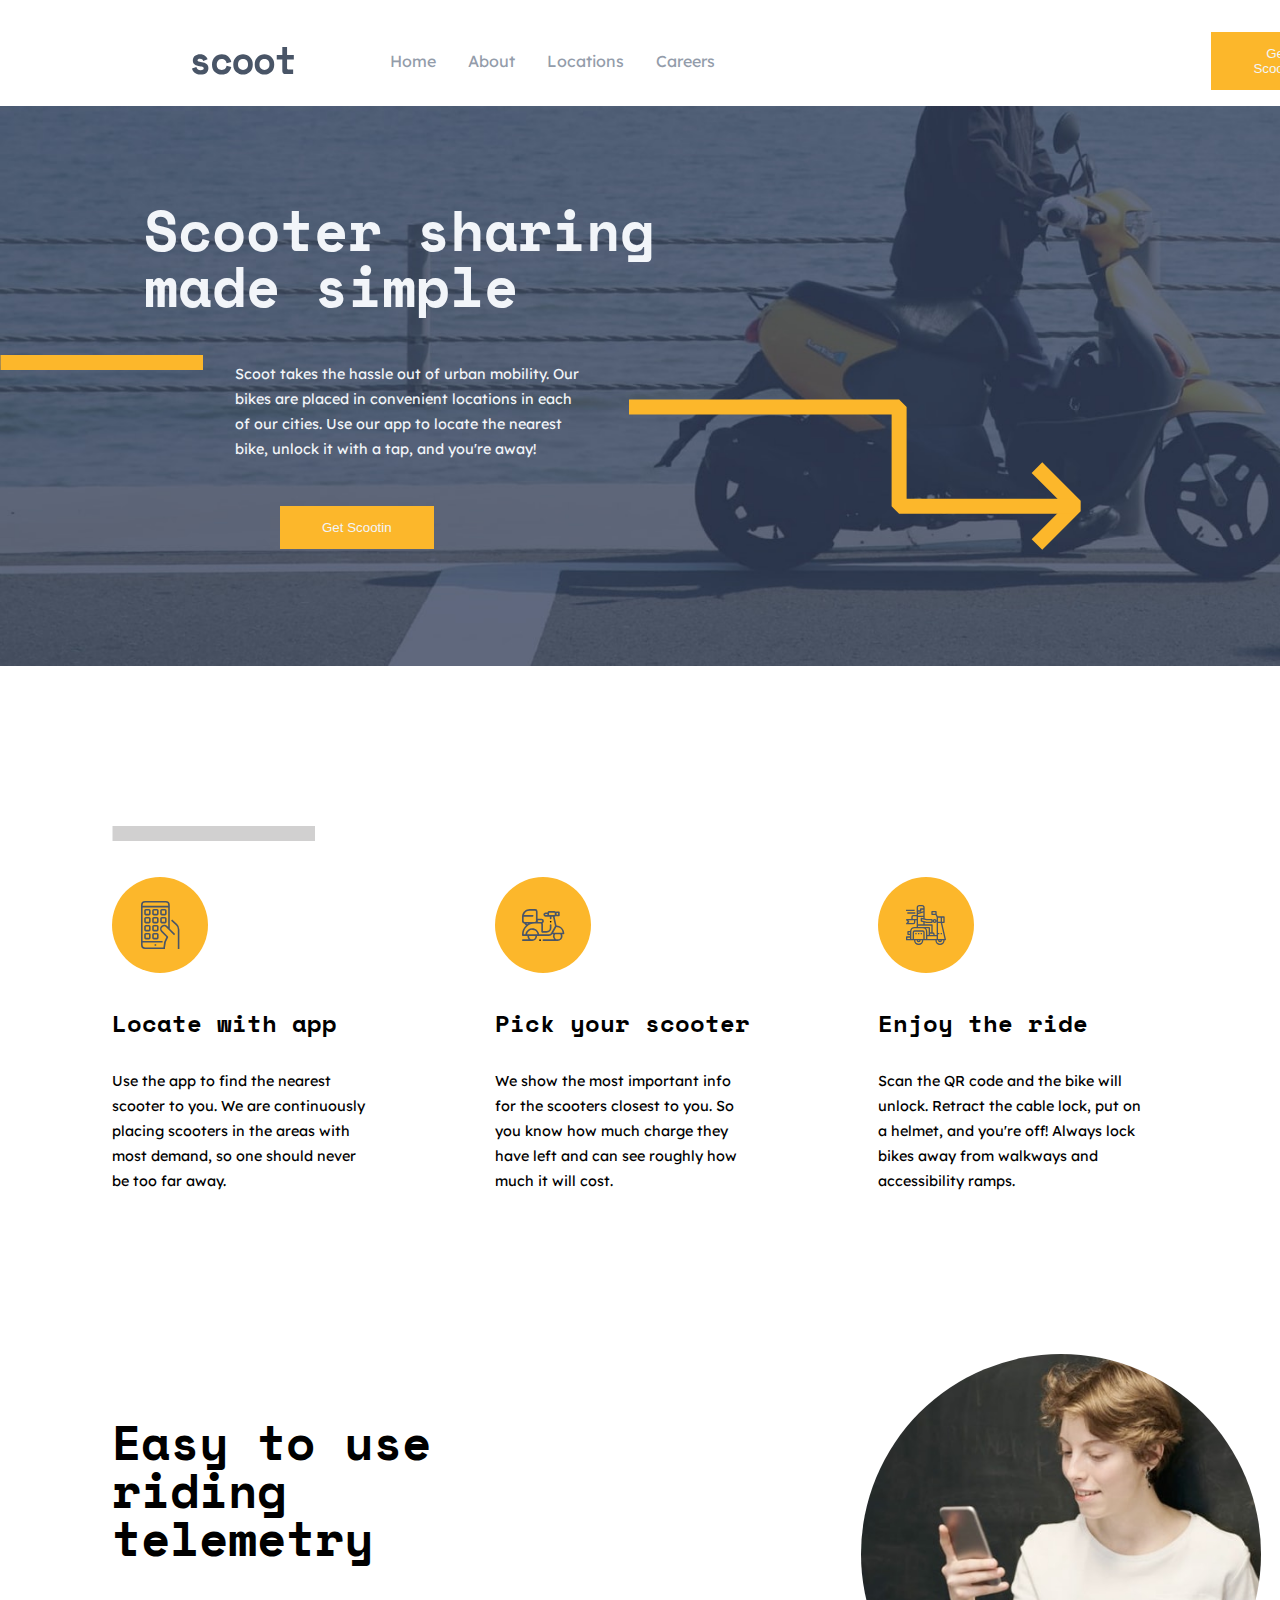
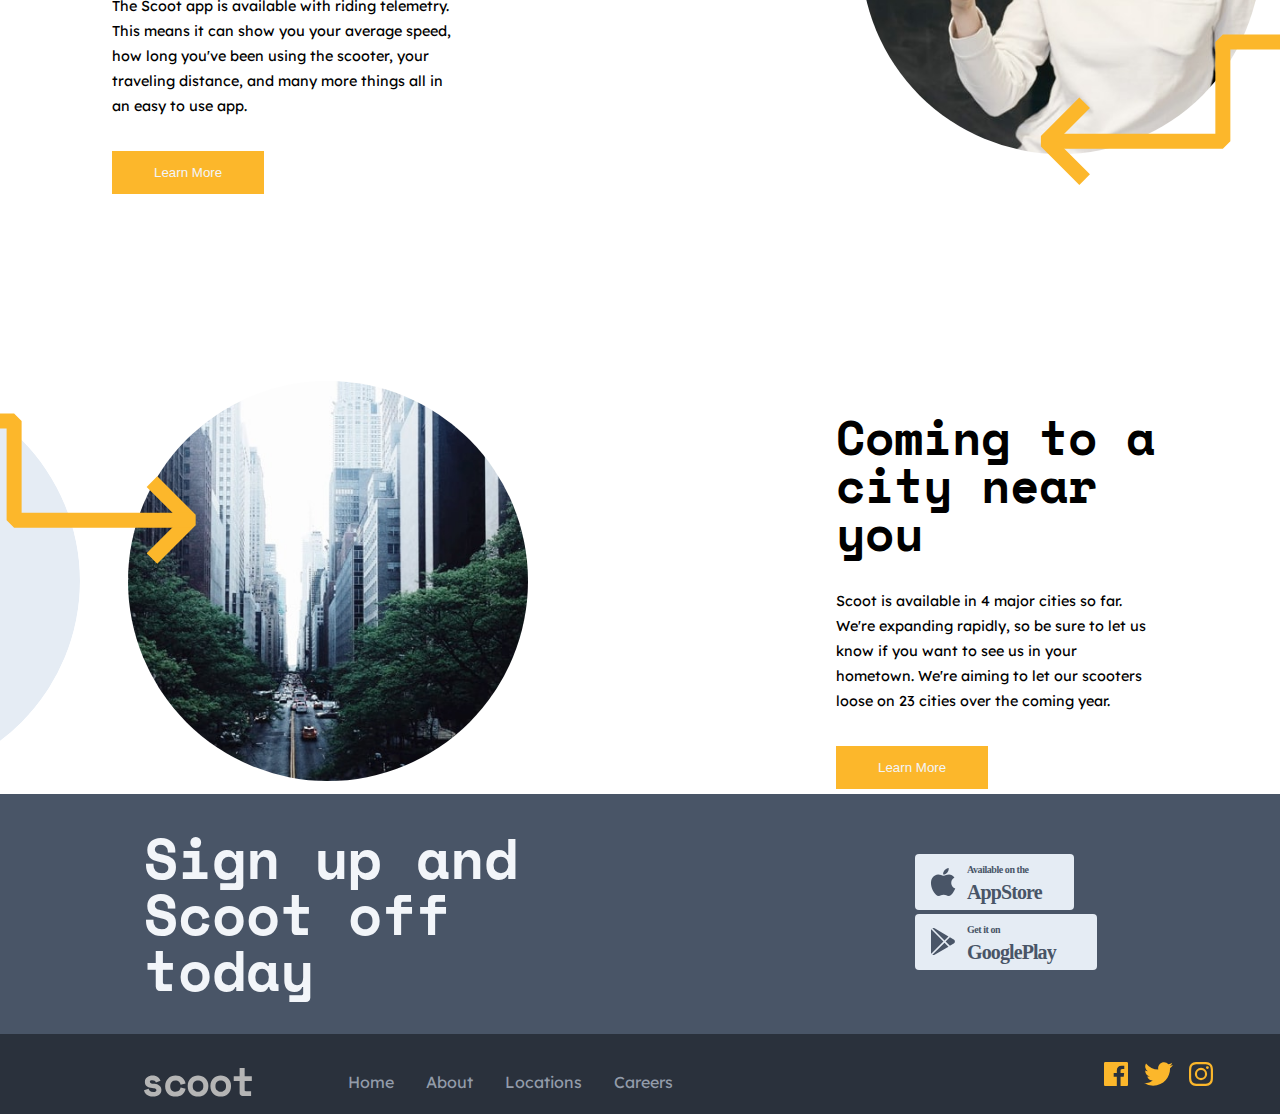
<file: index.html>
<!DOCTYPE html>
<html lang="en">
  <head>
    <meta charset="UTF-8" />
    <meta name="viewport" content="width=device-width, initial-scale=1.0" />
    <link rel="stylesheet" href="css/style.css" />

    <link
      rel="icon"
      type="image/png"
      sizes="32x32"
      href="./images/favicon-32x32.png"
    />

    <title>Frontend Mentor | Scoot</title>
  </head>
  <body>
    <div class="navigation-container">
      <img src="./assets/logo.svg" alt="logo" />
      <nav>
        <ul>
          <li><a href="index.html">Home</a></li>
          <li><a href="about.html">About</a></li>
          <li><a href="locations.html">Locations</a></li>
          <li><a href="careers.html">Careers</a></li>
        </ul>
      </nav>
      <button>Get Scootin'</button>
    </div>

    <header class="home-page-header">
      <h1>Scooter sharing made simple</h1>

      <div class="steps-paragraph">
        <img class="steps-line" src="./assets/patterns/line.svg" alt="line" />

        <p>
          Scoot takes the hassle out of urban mobility. Our bikes are placed in
          convenient locations in each of our cities. Use our app to locate the
          nearest bike, unlock it with a tap, and you&apos;re away!
        </p>

        <img
          class="steps-arrow"
          src="./assets/patterns/right-arrow.svg"
          alt="right arrow"
        />
      </div>

      <button>Get Scootin</button>

      <img
        class="steps-circles"
        src="./assets/patterns/white-circles.svg"
        alt=""
      />
    </header>

    <section class="steps-section">
      <div class="steps-background">
        <img src="./assets/patterns/line.svg" alt="Background Line" />
      </div>
      <div class="section-cards">
        <div class="card-1">
          <div class="steps-icon">
            <img src="./assets/icons/locate.svg" alt="locate icon" />
          </div>
          <h4>Locate with app</h4>
          <p>
            Use the app to find the nearest scooter to you. We are continuously
            placing scooters in the areas with most demand, so one should never
            be too far away.
          </p>
        </div>
        <div class="card-2">
          <div class="steps-icon">
            <img src="./assets/icons/scooter.svg" alt="scooter icon" />
          </div>
          <h4>Pick your scooter</h4>
          <p>
            We show the most important info for the scooters closest to you. So
            you know how much charge they have left and can see roughly how much
            it will cost.
          </p>
        </div>
        <div class="card-3">
          <div class="steps-icon">
            <img src="./assets/icons/ride.svg" alt="ride icon" />
          </div>
          <h4>Enjoy the ride</h4>
          <p>
            Scan the QR code and the bike will unlock. Retract the cable lock,
            put on a helmet, and you&apos;re off! Always lock bikes away from
            walkways and accessibility ramps.
          </p>
        </div>
      </div>
    </section>

    <section class="benefits-section">
      <div class="benefit-1">
        <div class="text-left">
          <h2>Easy to use riding telemetry</h2>
          <p>
            The Scoot app is available with riding telemetry. This means it can
            show you your average speed, how long you've been using the scooter,
            your traveling distance, and many more things all in an easy to use
            app.
          </p>
          <button class="benefits-btn">Learn More</button>
        </div>

        <div class="benefits-image-right">
          <img src="./assets/images/telemetry.jpg" alt="Woman using app" />
          <div class="benefits-circle">
            <img src="./assets/patterns/circle.svg" alt="Circle" />
          </div>
        </div>
      </div>

      <div class="benefits-arrow-icon-1">
        <img src="./assets/patterns/left-downward-arrow.svg" alt="Arrow Icon" />
      </div>

      <div class="benefit-2">
        <div class="benefits-image-left">
          <div class="benefits-circle">
            <img src="./assets/patterns/circle.svg" alt="Circle" />
          </div>

          <img src="./assets/images/near-you.jpg" alt="City" />
        </div>

        <div class="benefits-arrow-icon-2">
          <img src="./assets/patterns/right-arrow.svg" alt="Arrow Icon" />
        </div>

        <div class="text-right">
          <h2>Coming to a city near you</h2>
          <p>
            Scoot is available in 4 major cities so far. We&apos;re expanding
            rapidly, so be sure to let us know if you want to see us in your
            hometown. We&apos;re aiming to let our scooters loose on 23 cities
            over the coming year.
          </p>
          <button class="benefits-btn">Learn More</button>
        </div>
      </div>
      <div class="benefit-3">
        <div class="text-left">
          <h2>Zero hassle payments</h2>
          <p>
            Our payment is as easy as one two three. We accept most credit cards
            and debit cards. You can also link your PayPal account inside the
            app. Need to pay later? No worries! You can defer payment for up to
            a month.
          </p>
          <button class="benefits-btn">Learn More</button>
        </div>

        <div class="benefits-image-right">
          <img src="./assets/images/payments.jpg" alt="Money in wallet" />
          <div class="benefits-circle">
            <img src="./assets/patterns/circle.svg" alt="Circle" />
          </div>
        </div>
      </div>

      <div class="benefits-arrow-icon-3">
        <img src="./assets/patterns/left-downward-arrow.svg" alt="Arrow Icon" />
      </div>
    </section>

    <section class="sign-up-section">
      <h1>Sign up and Scoot off today</h1>
      <div class="sign-up-links">
        <img src="./assets/icons/app-store.svg" alt="Apple App Store" />
        <img src="./assets/icons/google-play.svg" alt="Google Play" />
      </div>
    </section>

    <footer>
      <div class="footer-navigation-container">
        <img src="./assets/logo.svg" class="filter-white" alt="logo" />

        <div class="footer-nav">
          <ul>
            <li><a href="index.html">Home</a></li>
            <li><a href="about.html">About</a></li>
            <li><a href="locations.html">Locations</a></li>
            <li><a href="careers.html">Careers</a></li>
          </ul>
        </div>
      </div>

      <div class="social">
        <img src="./assets/icons/facebook.svg" alt="facebook" />
        <img src="./assets/icons/twitter.svg" alt="twitter" />
        <img src="./assets/icons/instagram.svg" alt="instagram" />
      </div>
    </footer>
  </body>
</html>

<!-- https://rspatz.github.io/scoot-multi-page-website/ -->
</file>
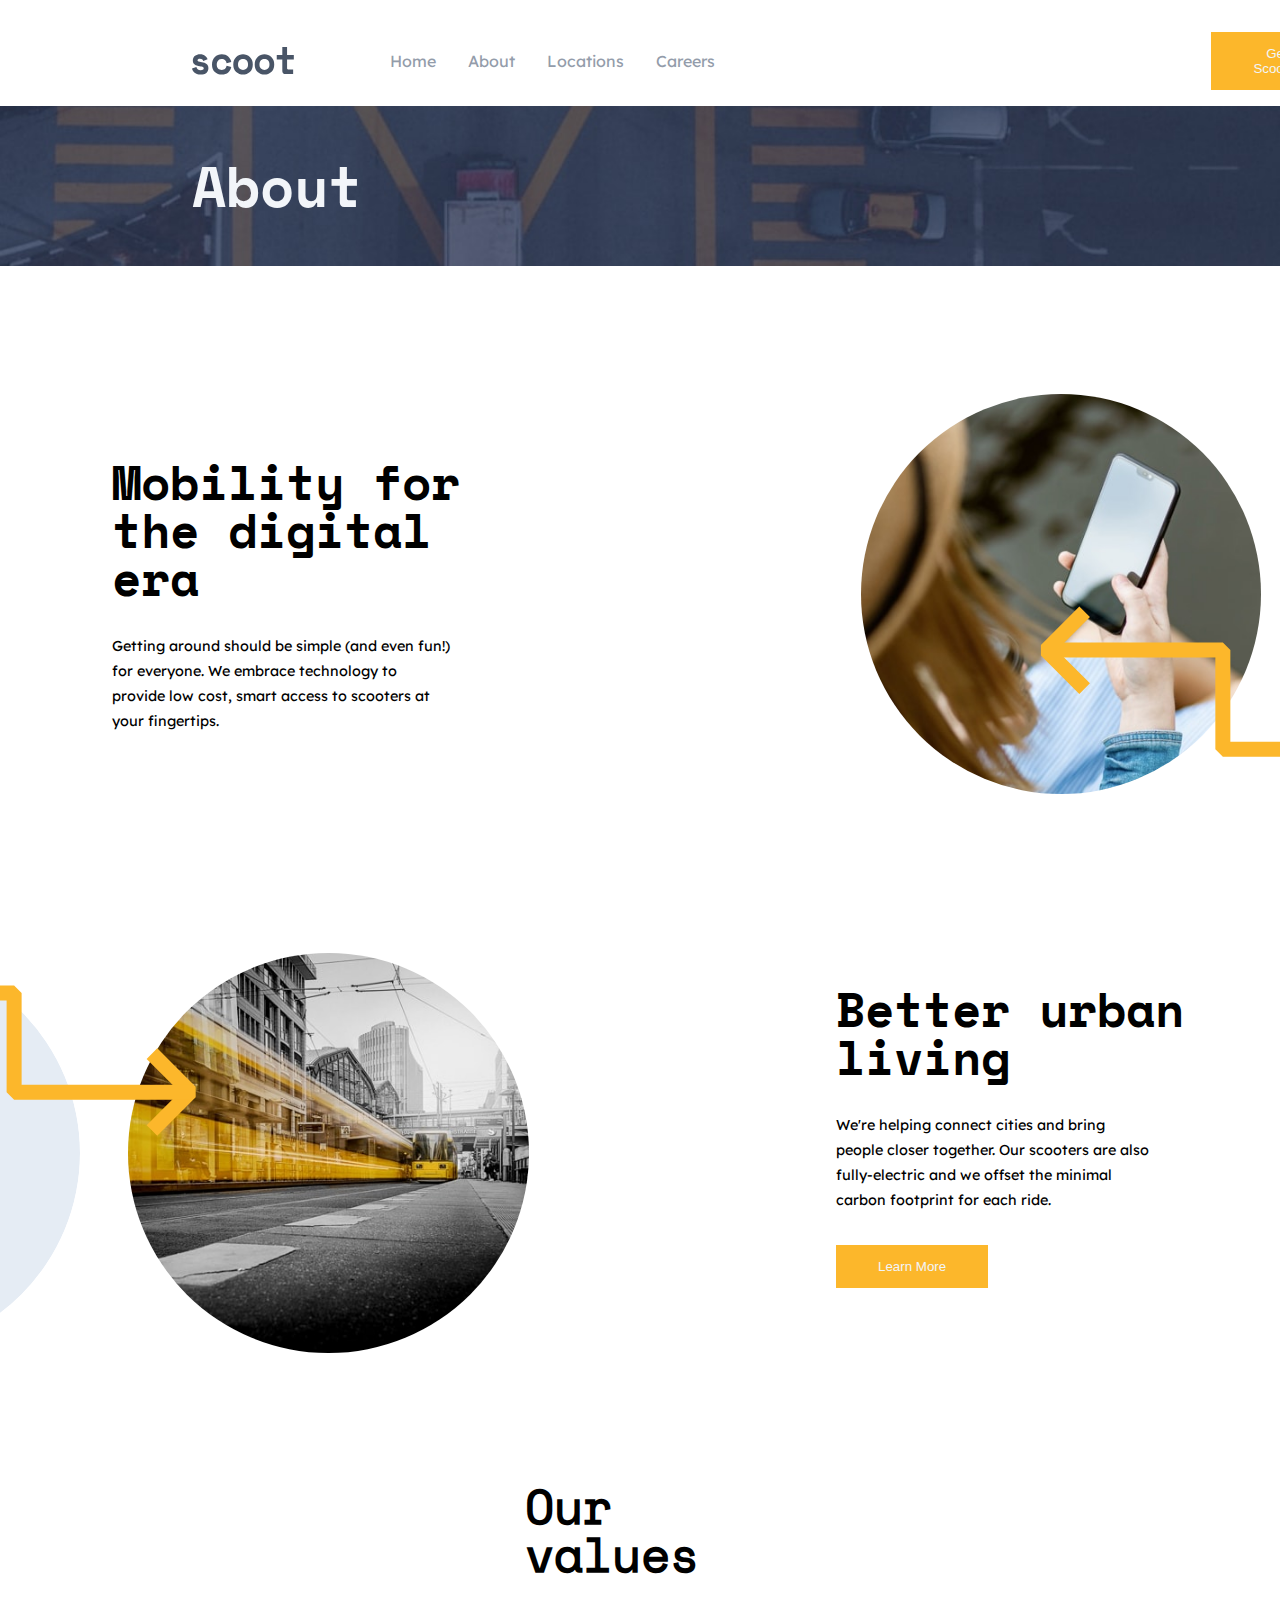
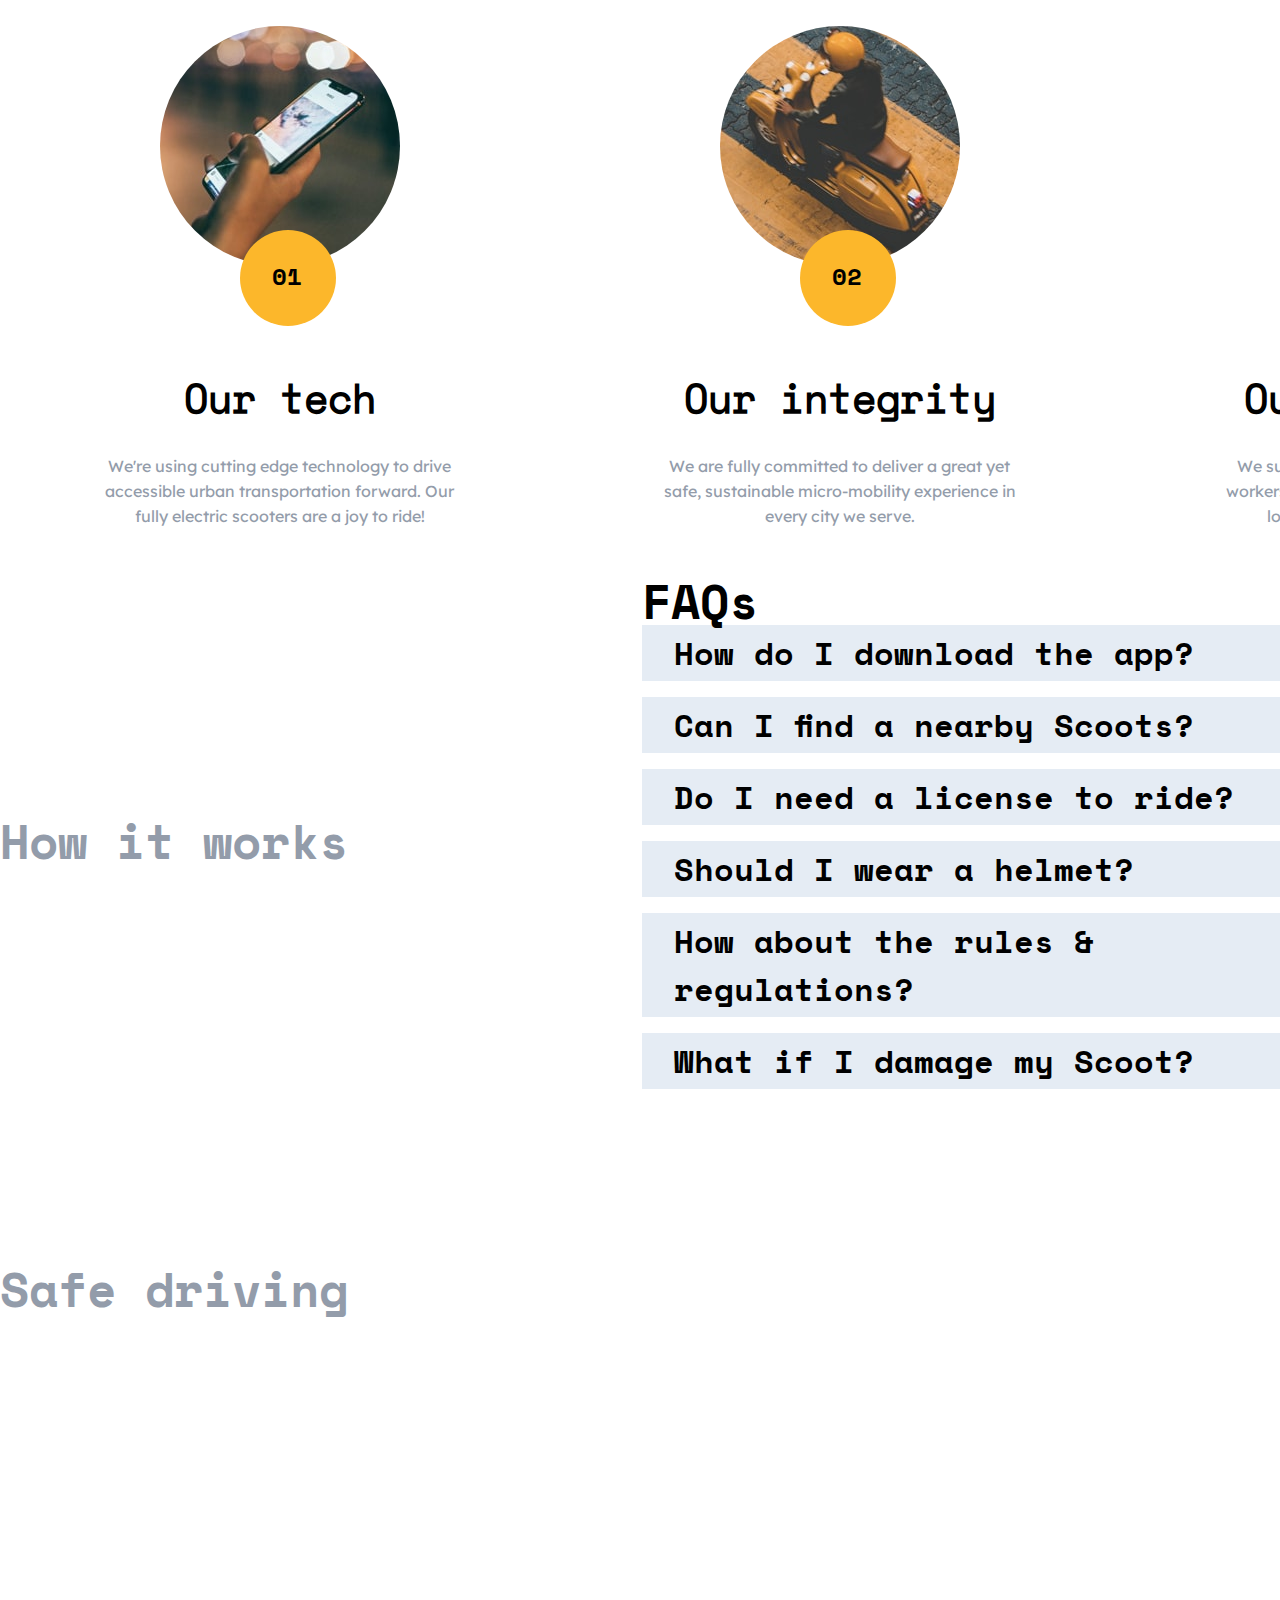
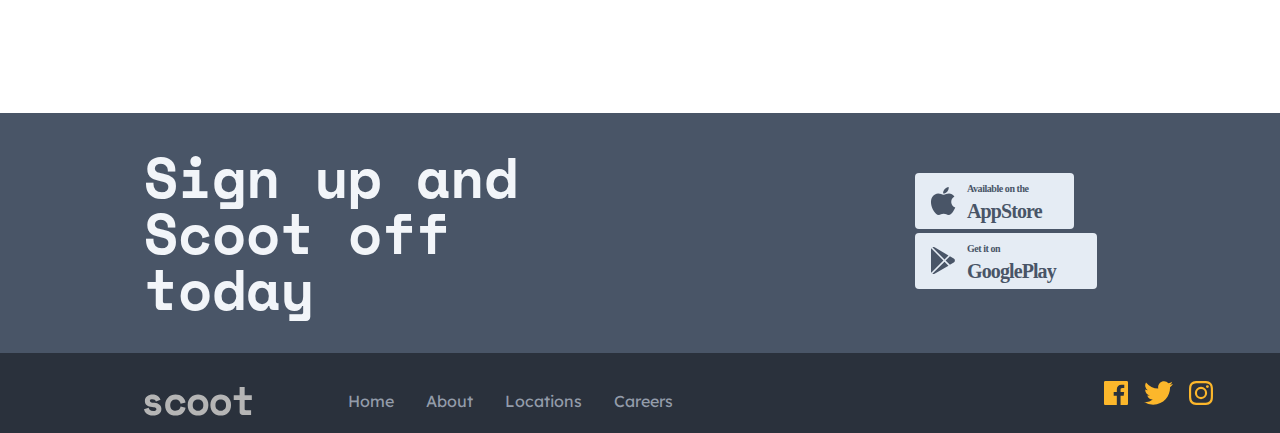
<file: about.html>
<!DOCTYPE html>
<html lang="en">
  <head>
    <meta charset="UTF-8" />
    <meta name="viewport" content="width=device-width, initial-scale=1.0" />
    <link rel="stylesheet" href="css/style.css" />

    <link
      rel="icon"
      type="image/png"
      sizes="32x32"
      href="./images/favicon-32x32.png"
    />

    <title>Frontend Mentor | Scoot About</title>
  </head>
  <body>
    <div class="navigation-container">
      <img a href="index.html" src="./assets/logo.svg" alt="logo" />
      <nav>
        <ul>
          <li><a href="index.html">Home</a></li>
          <li><a href="about.html">About</a></li>
          <li><a href="locations.html">Locations</a></li>
          <li><a href="careers.html">Careers</a></li>
        </ul>
      </nav>
      <button>Get Scootin'</button>
    </div>

    <header class="about-header">
      <h1>About</h1>

      <img
        class="steps-circles"
        src="./assets/patterns/white-circles.svg"
        alt=""
      />
    </header>

    <section class="benefits-section">
      <div class="benefit-1">
        <div class="text-left">
          <h2>Mobility for the digital era</h2>
        <p>
          Getting around should be simple (and even fun!) for everyone. We
          embrace technology to provide low cost, smart access to scooters at
          your fingertips.
        </p>
        </div>
        

        <div class="benefits-image-right">
          <img src="./assets/images/digital-era.jpg" alt="Woman using app" />
          <div class="benefits-circle">
            <img src="./assets/patterns/circle.svg" alt="Circle" />
          </div>    
        </div>
      </div>

      <div class="benefits-arrow-icon-1">
        <img src="./assets/patterns/left-upward-arrow.svg" alt="Arrow Icon" />
      </div>

      <div class="benefit-2">
        <div class="benefits-image-left">
          <div class="benefits-circle">
            <img src="./assets/patterns/circle.svg" alt="Circle" />
          </div>

          <img src="./assets/images/better-living.jpg" alt="City Street" />
        </div>

        <div class="benefits-arrow-icon-2">
          <img src="./assets/patterns/right-arrow.svg" alt="Arrow Icon" />
        </div>

        <div class="text-right">
          <h2>Better urban living</h2>
          <p>
            We&apos;re helping connect cities and bring people closer together.
          Our scooters are also fully-electric and we offset the minimal carbon
          footprint for each ride.
          </p>
          <button class="benefits-btn">Learn More</button>
        </div>
      </div>
    </section>

    <section class="values">
      <h2>Our values</h2>
      <div class="values-cards">
        <div class="values-1">          
          <div class="values-img">
            <img src="./assets/images/our-tech.jpg" alt="iPhone">
          </div>
          <div class="values-number">
            <h4>01</h4> 
          </div>
          
          <div class="values-text">
            <h3>Our tech</h3>
          <p>
            We&apos;re using cutting edge technology to drive accessible urban
            transportation forward. Our fully electric scooters are a joy to ride!
          </p>
          </div>
          
        </div>
  
        <div class="values-2">
          <div class="values-img">
            <img src="./assets/images/our-integrity.jpg" alt="scooter">
          </div>
          <div class="values-number">
          <h4>02</h4>
          </div>

          <div class="values-text">
            <h3>Our integrity</h3>
          <p>
            We are fully committed to deliver a great yet safe, sustainable
            micro-mobility experience in every city we serve.
          </p>
          </div>
          
        </div>
  
        <div class="values-3">
          <div class="values-img">
            <img src="./assets/images/our-community.jpg" alt="community of people">
          </div>
          <div class="values-number">
          <h4>03</h4>
          </div>

          <div class="values-text">
            <h3>Our community</h3>
          <p>
            We support every community we serve. All workers are paid a living
            wage based on their location and are Scoot employees.
          </p>
          </div>
          
        </div>
      </div>
      
    </section>

    <div class="faq">
      <div class="section-headings">
        <h2>How it works</h2>
        <h2>Safe driving</h2>
      </div>    

    <div class="about-accordian">
      <div class="accordian-wrapper">
        <h2>FAQs</h2>
        <div class="accordian">          
            <div class="questions-right">
              <ul>
                <div class="question">
                  <li class="question-title" id="question-title-1">
                    <h3>How do I download the app?</h3>
                  </li>
                  <li class="question-responses" id="responses-card-1">
                      <p>To download the Scoot app, you
                        can search “Scoot” in both the App and Google Play stores. An even simpler
                        way to do it would be to click the relevant link at the bottom of this page
                        and you&apos;ll be re-directed to the correct page</p>
                      </li>
                </div>
                
                <div class="question">
                  <li class="question-title" id="question-title-2">
                    <h3>Can I find a nearby
                      Scoots?</h3>
                  </li>
                  <li class="question-responses" id="responses-card-1">
                    <p>
                      Definitely! Simply open up the app and allow us to find your
                      location while using it. We'll show you all of the closest Scoots and some
                      extra useful information.
                    </p>
                  </li>
                </div>
                  
                <div class="question">
                  <li class="question-title" id="question-title-3">
                    <h3>Do I need a license to ride?</h3>
                  </li>
                  <li class="question-responses" id="responses-card-1">
                    <p>
                      Yup! We provide
    information inside the app regarding local laws and the license you need to
    be able to ride our Scoots.
                    </p>
                  </li>
                </div>
                  
                </li>
              </ul>
              <!-- END Questions-Right-1 -->

              <ul>
                <div class="question">
                  <li class="question-title" id="question-title-1">
                    <h3>Should I wear a helmet?</h3>
                  </li>
                  <li class="question-responses" id="responses-card-1">
                      <p> Yes, please
                        do! All cities have different laws. But we strongly strongly strongly
                        recommend always wearing a helmet regardless of the local laws. We like you
                        and we want you to be as safe as possible while Scooting.</p>
                      </li>
                </div>
                
                <div class="question">
                  <li class="question-title" id="question-title-2">
                    <h3>How about the
                    rules & regulations?</h3>
                  </li>
                  <li class="question-responses" id="responses-card-1">
                    <p>
                      Now is not the time to be a rule breaker. Be sure
                      you're complying with all local laws and regulations. Also, just be a good
                      human being. Be sure not to park your Scoot where it can block access to
                      buildings or get in people's way.
                    </p>
                  </li>
                </div>

                <div class="question">
                  <li class="question-title" id="question-title-3">
                    <h3> What if I damage my Scoot?</h3>
                  </li>
                  <li class="question-responses" id="responses-card-1">
                    <p>
                      Be sure to read
                      our terms and conditions carefully. Not the most fun job we know but we make
                      it as clear as possible. There's an option to add insurance for each trip,
                      or you can sign up for annual insurance if you're a regular Scooter.
                    </p>
                  </li>
                </div> 
                  
                </div>
              </ul>
              <!-- END Questions-Right-2 -->
            </div>
          </div>
        </div>
      </div>
    </div>
  </section>  

  <section class="sign-up-section">
    <h1>Sign up and Scoot off today</h1>
    <div class="sign-up-links">
      <img src="./assets/icons/app-store.svg" alt="Apple App Store" />
      <img src="./assets/icons/google-play.svg" alt="Google Play" />
    </div>
  </section>

  <footer>
    <div class="footer-navigation-container">
      <img src="./assets/logo.svg" class="filter-white" alt="logo" />

      <div class="footer-nav">
        <ul>
          <li><a href="index.html">Home</a></li>
          <li><a href="about.html">About</a></li>
          <li><a href="locations.html">Locations</a></li>
          <li><a href="careers.html">Careers</a></li>
        </ul>
      </div>
    </div>

    <div class="social">
      <img src="./assets/icons/facebook.svg" alt="facebook" />
      <img src="./assets/icons/twitter.svg" alt="twitter" />
      <img src="./assets/icons/instagram.svg" alt="instagram" />
    </div>
  </footer>
  <script src="https://ajax.googleapis.com/ajax/libs/jquery/2.2.2/jquery.min.js"></script>
  <script src="./js/script.js"></script>
  </body>
</html>
</file>
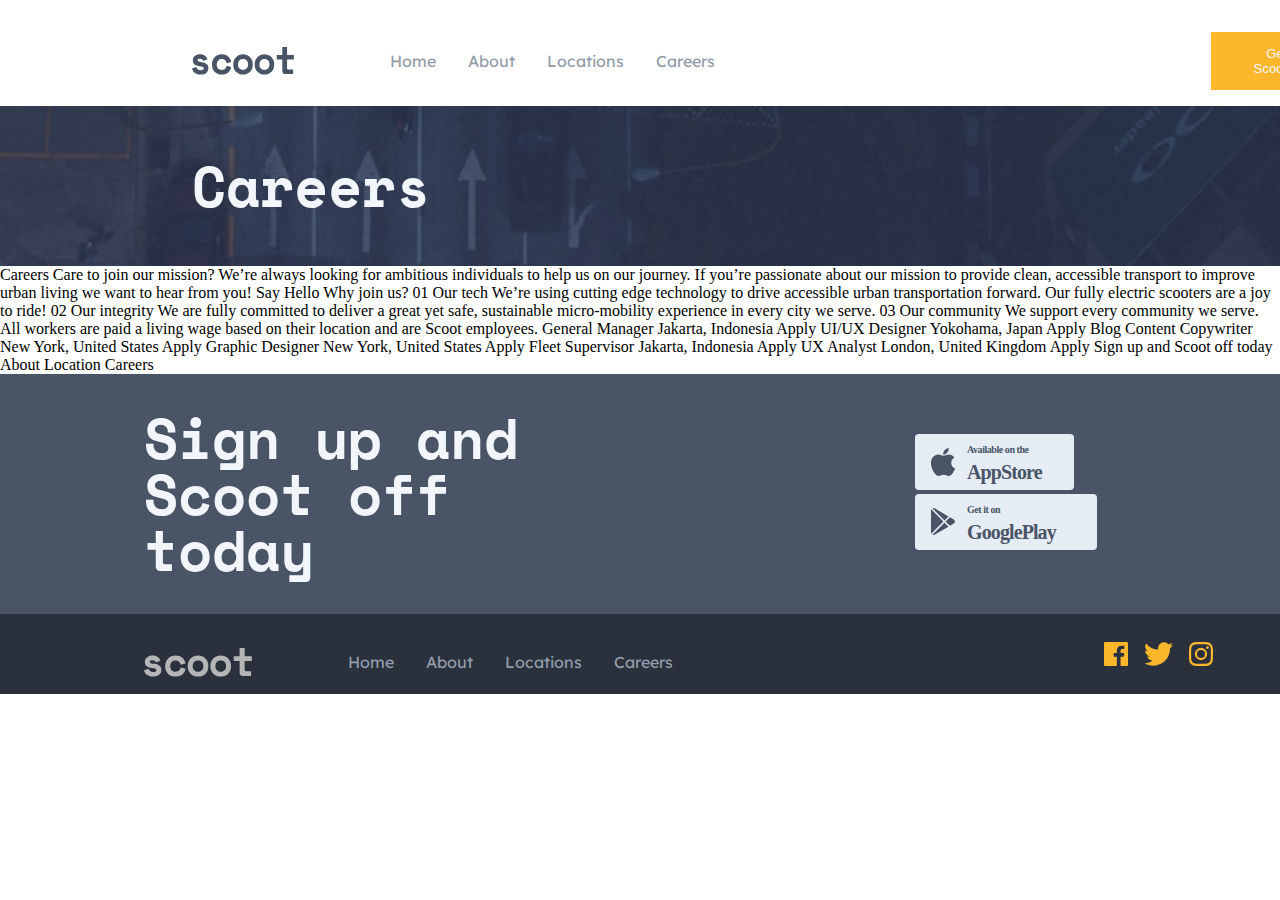
<file: careers.html>
<!DOCTYPE html>
<html lang="en">
  <head>
    <meta charset="UTF-8" />
    <meta name="viewport" content="width=device-width, initial-scale=1.0" />
    <link rel="stylesheet" href="css/style.css" />

    <link
      rel="icon"
      type="image/png"
      sizes="32x32"
      href="./images/favicon-32x32.png"
    />

    <title>Frontend Mentor | Scoot</title>
  </head>
  <body>
    <div class="navigation-container">
      <img src="./assets/logo.svg" alt="logo" />
      <nav>
        <ul>
          <li><a href="index.html">Home</a></li>
          <li><a href="about.html">About</a></li>
          <li><a href="locations.html">Locations</a></li>
          <li><a href="careers.html">Careers</a></li>
        </ul>
      </nav>
      <button>Get Scootin'</button>
    </div>

    <header class="careers-header">
      <h1>Careers</h1>

      <img
        class="steps-circles"
        src="./assets/patterns/white-circles.svg"
        alt=""
      />
    </header>

    Careers Care to join our mission? We’re always looking for ambitious
    individuals to help us on our journey. If you’re passionate about our
    mission to provide clean, accessible transport to improve urban living we
    want to hear from you! Say Hello Why join us? 01 Our tech We’re using
    cutting edge technology to drive accessible urban transportation forward.
    Our fully electric scooters are a joy to ride! 02 Our integrity We are fully
    committed to deliver a great yet safe, sustainable micro-mobility experience
    in every city we serve. 03 Our community We support every community we
    serve. All workers are paid a living wage based on their location and are
    Scoot employees. General Manager Jakarta, Indonesia Apply UI/UX Designer
    Yokohama, Japan Apply Blog Content Copywriter New York, United States Apply
    Graphic Designer New York, United States Apply Fleet Supervisor Jakarta,
    Indonesia Apply UX Analyst London, United Kingdom Apply Sign up and Scoot
    off today About Location Careers

    <section class="sign-up-section">
      <h1>Sign up and Scoot off today</h1>
      <div class="sign-up-links">
        <img src="./assets/icons/app-store.svg" alt="Apple App Store" />
        <img src="./assets/icons/google-play.svg" alt="Google Play" />
      </div>
    </section>

    <footer>
      <div class="footer-navigation-container">
        <img src="./assets/logo.svg" class="filter-white" alt="logo" />

        <div class="footer-nav">
          <ul>
            <li><a href="index.html">Home</a></li>
            <li><a href="about.html">About</a></li>
            <li><a href="locations.html">Locations</a></li>
            <li><a href="careers.html">Careers</a></li>
          </ul>
        </div>
      </div>

      <div class="social">
        <img src="./assets/icons/facebook.svg" alt="facebook" />
        <img src="./assets/icons/twitter.svg" alt="twitter" />
        <img src="./assets/icons/instagram.svg" alt="instagram" />
      </div>
    </footer>
  </body>
</html>
</file>
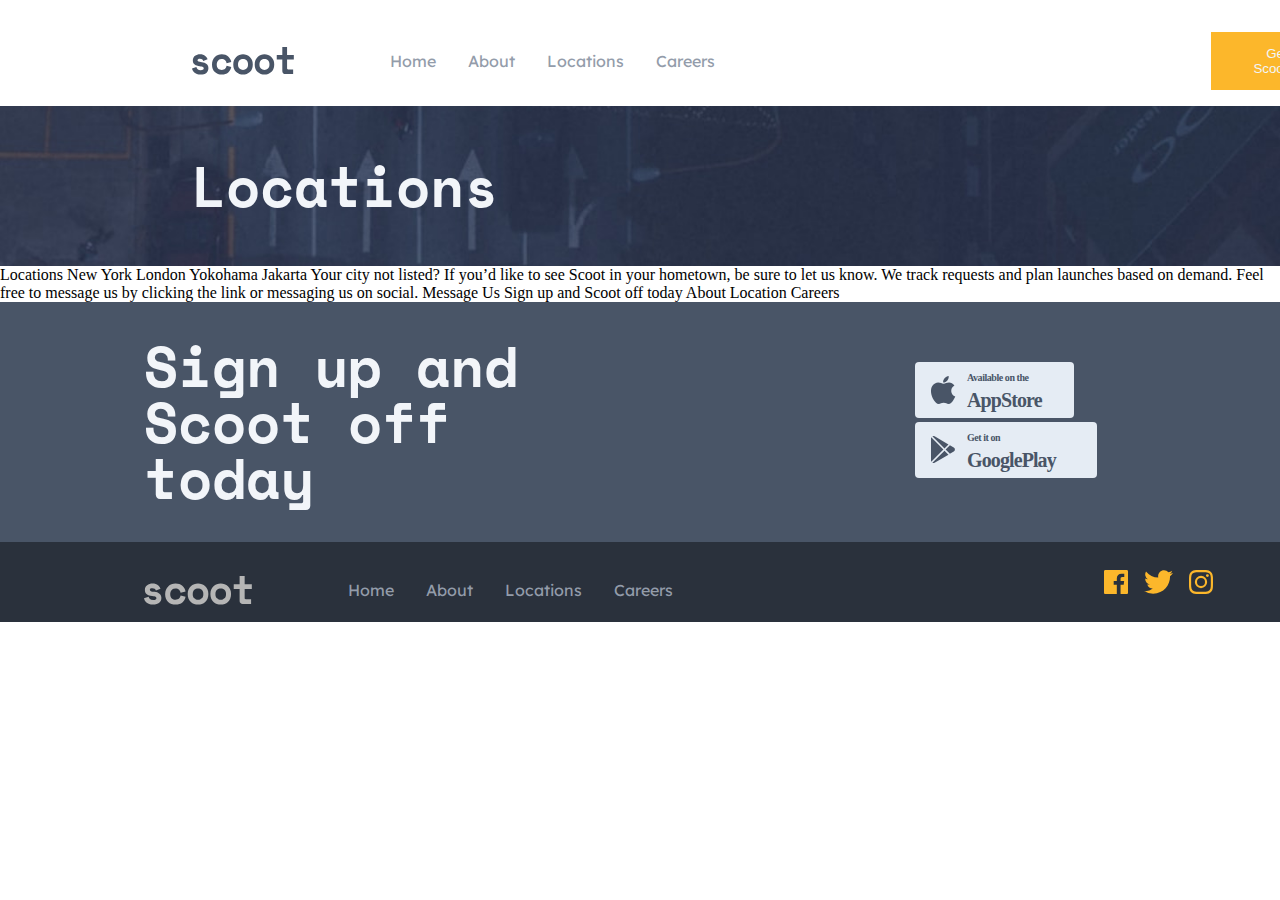
<file: locations.html>
<!DOCTYPE html>
<html lang="en">
  <head>
    <meta charset="UTF-8" />
    <meta name="viewport" content="width=device-width, initial-scale=1.0" />
    <link rel="stylesheet" href="css/style.css" />
    <link
      rel="icon"
      type="image/png"
      sizes="32x32"
      href="./images/favicon-32x32.png"
    />

    <title>Frontend Mentor | Scoot</title>
  </head>
  <body>
    <div class="navigation-container">
      <img src="./assets/logo.svg" alt="logo" />
      <nav>
        <ul>
          <li><a href="index.html">Home</a></li>
          <li><a href="about.html">About</a></li>
          <li><a href="locations.html">Locations</a></li>
          <li><a href="careers.html">Careers</a></li>
        </ul>
      </nav>
      <button>Get Scootin'</button>
    </div>

    <header class="locations-header">
      <h1>Locations</h1>

      <img
        class="steps-circles"
        src="./assets/patterns/white-circles.svg"
        alt=""
      />
    </header>

    Locations New York London Yokohama Jakarta Your city not listed? If you’d
    like to see Scoot in your hometown, be sure to let us know. We track
    requests and plan launches based on demand. Feel free to message us by
    clicking the link or messaging us on social. Message Us Sign up and Scoot
    off today About Location Careers

    <section class="sign-up-section">
      <h1>Sign up and Scoot off today</h1>
      <div class="sign-up-links">
        <img src="./assets/icons/app-store.svg" alt="Apple App Store" />
        <img src="./assets/icons/google-play.svg" alt="Google Play" />
      </div>
    </section>

    <footer>
      <div class="footer-navigation-container">
        <img src="./assets/logo.svg" class="filter-white" alt="logo" />

        <div class="footer-nav">
          <ul>
            <li><a href="index.html">Home</a></li>
            <li><a href="about.html">About</a></li>
            <li><a href="locations.html">Locations</a></li>
            <li><a href="careers.html">Careers</a></li>
          </ul>
        </div>
      </div>

      <div class="social">
        <img src="./assets/icons/facebook.svg" alt="facebook" />
        <img src="./assets/icons/twitter.svg" alt="twitter" />
        <img src="./assets/icons/instagram.svg" alt="instagram" />
      </div>
    </footer>
  </body>
</html>
</file>
<file: css/style.css>
* {
  margin: 0;
  padding: 0;
}

:root {
  --yellow: #fcb72b;
  --dark-navy: #495567;
  --dim-grey: #939caa;
  --light-grey: #e5ecf4;
  --snow: #f2f5f9;
  --light-yellow: #fff4df;
}

/* Fonts */
@font-face {
  font-family: 'SpaceMono-Bold';
  src: url('../fonts/Space_Mono/SpaceMono-Bold.ttf');
  format: 'true-type';
}

@font-face {
  font-family: 'SpaceMono-Regular';
  src: url('../fonts/Space_Mono/SpaceMono-Regular.ttf');
  format: 'true-type';
}

@font-face {
  font-family: 'LexendDeca-Regular';
  src: url('../fonts/Lexend_Deca/static/LexendDeca-Regular.ttf');
  format: 'true-type';
}

/* Base Styles */
h1 {
  font-family: 'SpaceMono-Bold';
  font-size: 3.5rem;
  line-height: 3.5rem;
  character-spacing: -0.15625rem;
  color: var(--snow);
}

h2 {
  font-family: 'SpaceMono-Bold';
  font-size: 3rem;
  line-height: 3rem;
  character-spacing: -0.13375rem;
}

h3 {
  font-family: 'SpaceMono-Bold';
  font-size: 2.5rem;
  line-height: 3rem;
  character-spacing: -0.111875rem;
}

h4 {
  font-family: 'SpaceMono-Bold';
  font-size: 1.5rem;
  line-height: 1.75rem;
  character-spacing: -0.066875rem;
}

p {
  font-family: 'LexendDeca-Regular';
  font-size: 0.9rem;
  line-height: 1.5625rem;
}

/* Buttons */
button {
  background-color: var(--yellow);
  border: 2px solid var(--yellow);
  padding: 0.75rem 2.5rem;
  color: var(--snow);
  transition: all 0.35s;
}

button:hover {
  background-color: #fff;
  border: 2px solid var(--yellow);
  color: var(--yellow);
}

/* Navigation */
.navigation-container {
  display: flex;
  width: 80%;
  margin: 2rem 8rem 1rem 12rem;
  align-items: center;
}

.navigation-container img {
  width: 10%;
  height: 2%;
}

nav ul {
  display: flex;
  width: 90%;
  margin: 0 30rem 0 5rem;
  list-style-type: none;
}

nav a {
  font-family: 'LexendDeca-Regular';
  margin: 0 1rem;
  text-decoration: none;
  color: var(--dim-grey);
}

/* Mobile Navigation */
@media only screen and (max-width: 600px) {
  .navigation-container {
    display: none;
  }
}

/* Header: Home Page */
.home-page-header {
  height: 35rem;
  background: url('../assets/images/home-hero-desktop.jpg') no-repeat 0 0;
  background-position: center;
  background-size: cover;
  background-color: var(--dark-navy);
  overflow: hidden;
}

.home-page-header h1 {
  width: 45%;
  margin: 6rem 0 0 9rem;
}

.home-page-header p {
  height: 0;
  width: 27%;
  margin: 0 0 0 2rem;
  padding: 0;
  color: var(--snow);
}

.steps-paragraph {
  display: flex;
  align-items: center;
  margin: 3rem 0 0 0;
  border: 0;
  height: 0;
}

header button {
  margin: 9rem 0 0 17.5rem;
}

/* Mobile Header: Home Page */
@media only screen and (max-width: 600px) {
  .home-page-header {
    height: 45rem;
    background: url('../assets/images/home-hero-mobile.jpg') no-repeat 0 0;
    background-size: cover;
    overflow: hidden;
  }

  .home-page-header h1 {
    font-family: 'SpaceMono-Regular';
    font-size: 2.5rem;
    text-align: center;
    width: 95%;
    margin: 6rem auto;
    margin-bottom: 6rem;
  }

  .home-page-header p {
    width: 71%;
    text-align: center;
    margin: 0 auto;
    margin-bottom: 3rem;
  }

  .steps-paragraph {
    display: flex;
    align-items: center;
    margin: 3rem 0 0 0;
    border: 0;
    height: 0;
  }

  .steps-arrow {
    display: none;
  }

  .steps-line {
    display: none;
  }

  header button {
    margin: 9rem;
    width: 40%;
  }
}

/* About Header */
.about-header {
  display: flex;
  align-items: center;
  padding-left: 12rem;
  margin-bottom: 8rem;
  height: 10rem;
  background: url('../assets/images/about-hero-desktop.jpg') no-repeat 0 0;
  background-position: center;
  background-size: cover;
  background-color: var(--dark-navy);
  overflow: hidden;
}

.about-header .steps-circles {
  margin: 0 0 0 62rem;
}

/* FAQ Accordian */

.faq {
  display: flex;
}

.accordian-wrapper {
  overflow: auto;
}

.section-headings h2 {
  color: var(--dim-grey);
  width: 95%;
  margin: 15rem 25rem 25rem 0;
}

.question {
  margin-bottom: 1rem;
}

.questions-right h3 {
  font-size: 2rem;
}

.questions-right p {
  width: 70%;
  font-size: 1rem;
  margin-bottom: 2rem;
}

.accordian ul li {
  list-style: none;
  background-color: var(--light-grey);
  padding: 0.25rem 2rem;
}

.faq li.question-responses {
  display: none;
}

/* Careers Header */
.careers-header {
  display: flex;
  align-items: center;
  padding-left: 12rem;
  height: 10rem;
  background: url('../assets/images/careers-locations-hero-desktop.jpg')
    no-repeat 0 0;
  background-position: center;
  background-size: cover;
  background-color: var(--dark-navy);
  overflow: hidden;
}

.careers-header .steps-circles {
  margin: 0 0 0 59rem;
}

/* Locations Header */
.locations-header {
  display: flex;
  align-items: center;
  padding-left: 12rem;
  height: 10rem;
  background: url('../assets/images/careers-locations-hero-desktop.jpg')
    no-repeat 0 0;
  background-position: center;
  background-size: cover;
  background-color: var(--dark-navy);
  overflow: hidden;
}

.locations-header .steps-circles {
  margin: 0 0 0 55rem;
}

/* Steps Section */
.steps-section {
  margin: 10rem 0 10rem 7rem;
}

.section-cards {
  display: flex;
}

.steps-icon {
  margin: 2rem 0;
}

.section-cards h4 {
  margin: 2rem 0;
}

.section-cards p {
  width: 67%;
}

/* Steps Section Mobile */
@media only screen and (max-width: 600px) {
  .steps-section {
    margin: 10rem 0;
  }

  .section-cards {
    flex-direction: column;
  }

  .steps-icon {
    width: 15%;
    margin: 4rem auto;
    margin-bottom: 2rem;
  }

  .section-cards h4 {
    width: 75%;
    margin: 2rem 7rem;
  }

  .section-cards p {
    text-align: center;
    width: 67%;
    margin: 0 5rem;
  }
}

/* Benefits Section */
.benefits-section {
  overflow: hidden;
  height: 65rem;
}

.text-left {
  width: 100%;
  margin: 4rem 5rem 0 0;
}

.text-left h2 {
  width: 65%;
}

.text-left p {
  width: 55%;
  margin: 2rem 0;
}

.text-right {
  width: 100%;
  margin: 2rem 0 0 40rem;
}

.text-right h2 {
  width: 80%;
}

.text-right p {
  width: 72%;
  margin: 2rem 0;
}

.benefits-btn {
  margin-bottom: 2rem;
}

.benefit-1,
.benefit-3 {
  display: flex;
  padding: 0 0 0 7rem;
}

.benefit-2 {
  display: flex;
  justify-content: space-between;
  padding: 0 7rem 0 0;
  width: 100%;
}

.benefit-2,
.benefit-3 {
  margin-top: 12rem;
}

.benefits-image-right {
  display: flex;
  width: 40%;
}

.benefits-image-right img {
  height: 25rem;
  border-radius: 50%;
  margin: 0 3rem;
  margin-right: 0;
}

.benefits-image-left {
  display: flex;
  width: 40%;
  margin-left: -20rem;
}

.benefits-image-left img {
  height: 25rem;
  border-radius: 50%;
  margin: 0 3rem 0 0;
}

.benefits-arrow-icon-1 {
  position: relative;
  margin: -12rem 0 0 65rem;
}

.benefits-arrow-icon-2 {
  position: relative;
  margin: 2rem 0 0 -28rem;
}

.benefits-arrow-icon-3 {
  position: relative;
  margin: -18rem 0 0 65rem;
}

/* Benefits Section: Mobile */
@media only screen and (max-width: 600px) {
  .benefits-section {
    flex-direction: column;
    overflow: hidden;
    height: 110rem;
  }

  .text-left {
    width: 90%;
    margin: 4rem 0;
  }

  .text-left h2 {
    font-size: 2rem;
    text-align: center;
    width: 90%;
  }

  .text-left p {
    font-size: 1rem;
    text-align: center;
    width: 90%;
    margin: 2rem 0;
  }

  .text-right {
    width: 90%;
    margin: 2rem 0 0 40rem;
  }

  .text-right h2 {
    font-size: 0.5rem;
    text-align: center;
    width: 90%;
  }

  .text-right p {
    width: 72%;
    margin: 2rem 0;
  }

  .benefits-btn {
    margin-bottom: 2rem;
    width: 50%;
    margin: 0 4rem;
  }

  .benefit-1,
  .benefit-3 {
    flex-direction: column-reverse;
    padding: 1rem;
  }

  .benefit-2 {
    flex-direction: column;
    padding: 0 7rem 0 0;
    width: 100%;
  }

  .benefit-2,
  .benefit-3 {
    margin-top: 12rem;
  }

  .benefits-image-right {
    flex-direction: column;
    width: 90%;
  }

  .benefits-image-right img {
    height: 20rem;
    border-radius: 50%;
    margin: 0 3rem;
    margin-right: 0;
  }

  .benefits-image-left {
    flex-direction: column-reverse;
    width: 40%;
    margin-left: -20rem;
  }

  .benefits-image-left img {
    height: 25rem;
    border-radius: 50%;
    margin: 0 3rem 0 0;
  }

  .benefits-circle {
    display: none;
  }

  .benefits-arrow-icon-1 {
    position: relative;
    margin: -8rem 0 0 55rem;
  }

  .benefits-arrow-icon-2 {
    position: relative;
    margin: 2rem 0 0 -28rem;
  }

  .benefits-arrow-icon-3 {
    position: relative;
    margin: -18rem 0 0 65rem;
  }
}

/* Values Section */
.values h2 {
  font-family: 'Spacemono-Regular';
  width: 18%;
  margin: 3rem auto;
}

.values-cards {
  display: flex;
}

.values-1 img,
.values-2 img,
.values-3 img {
  border-radius: 50%;
  z-index: -9999;
  position: relative;
}

.values-number {
  height: 2rem;
  width: 2rem;
  padding: 2rem;
  background: var(--yellow);
  border-radius: 50%;
  margin: -2.5rem 0 0 15rem;
  z-index: 9999;
}

.values-text {
  text-align: center;
  margin: 3rem auto;
  width: 68%;
}

.values-text h3 {
  font-family: 'Spacemono-Regular';
  margin-bottom: 2rem;
}

.values-text p {
  font-size: 1rem;
  color: var(--dim-grey);
}

.values-img {
  margin: 0 10rem;
}

/* Arrows */
.steps-arrow {
  margin: 14rem 0 0 3rem;
}

.steps-background {
  filter: invert(99%) sepia(14%) saturate(1%) hue-rotate(178deg)
    brightness(103%) contrast(100%);
  opacity: 25%;
  length: 2000px;
}

/* Circles */
.steps-circles {
  margin: 0 0 0 85rem;
  height: 3rem;
}

/* Circles: Mobile */
@media only screen and (max-width: 600px) {
  .steps-circles {
    display: none;
  }
}

/* Sign-Up Section */
.sign-up-section {
  display: flex;
  align-items: center;
  height: 15rem;
  background: var(--dark-navy);
}

.sign-up-section h1 {
  width: 39%;
  margin: 0 18rem 0 9rem;
}

.sign-up-section img {
  margin-right: 1rem;
}

/* Footer */
footer {
  display: flex;
  align-items: center;
  height: 5rem;
  background-color: #2a313c;
}

.footer-navigation-container {
  display: flex;
  width: 75%;
  margin: 2rem 0 1rem 9rem;
  align-items: center;
}

.footer-nav ul {
  display: flex;
  width: 90%;
  margin: 0 25rem 0 5rem;
  list-style-type: none;
}

.footer-nav a {
  font-family: 'LexendDeca-Regular';
  margin: 0 1rem;
  text-decoration: none;
  color: var(--dim-grey);
}

.filter-white {
  filter: invert(99%) sepia(14%) saturate(1%) hue-rotate(178deg)
    brightness(103%) contrast(100%);
}

.social {
  display: flex;
  height: 1.5rem;
}

.social img {
  margin-right: 1rem;
}
</file>
